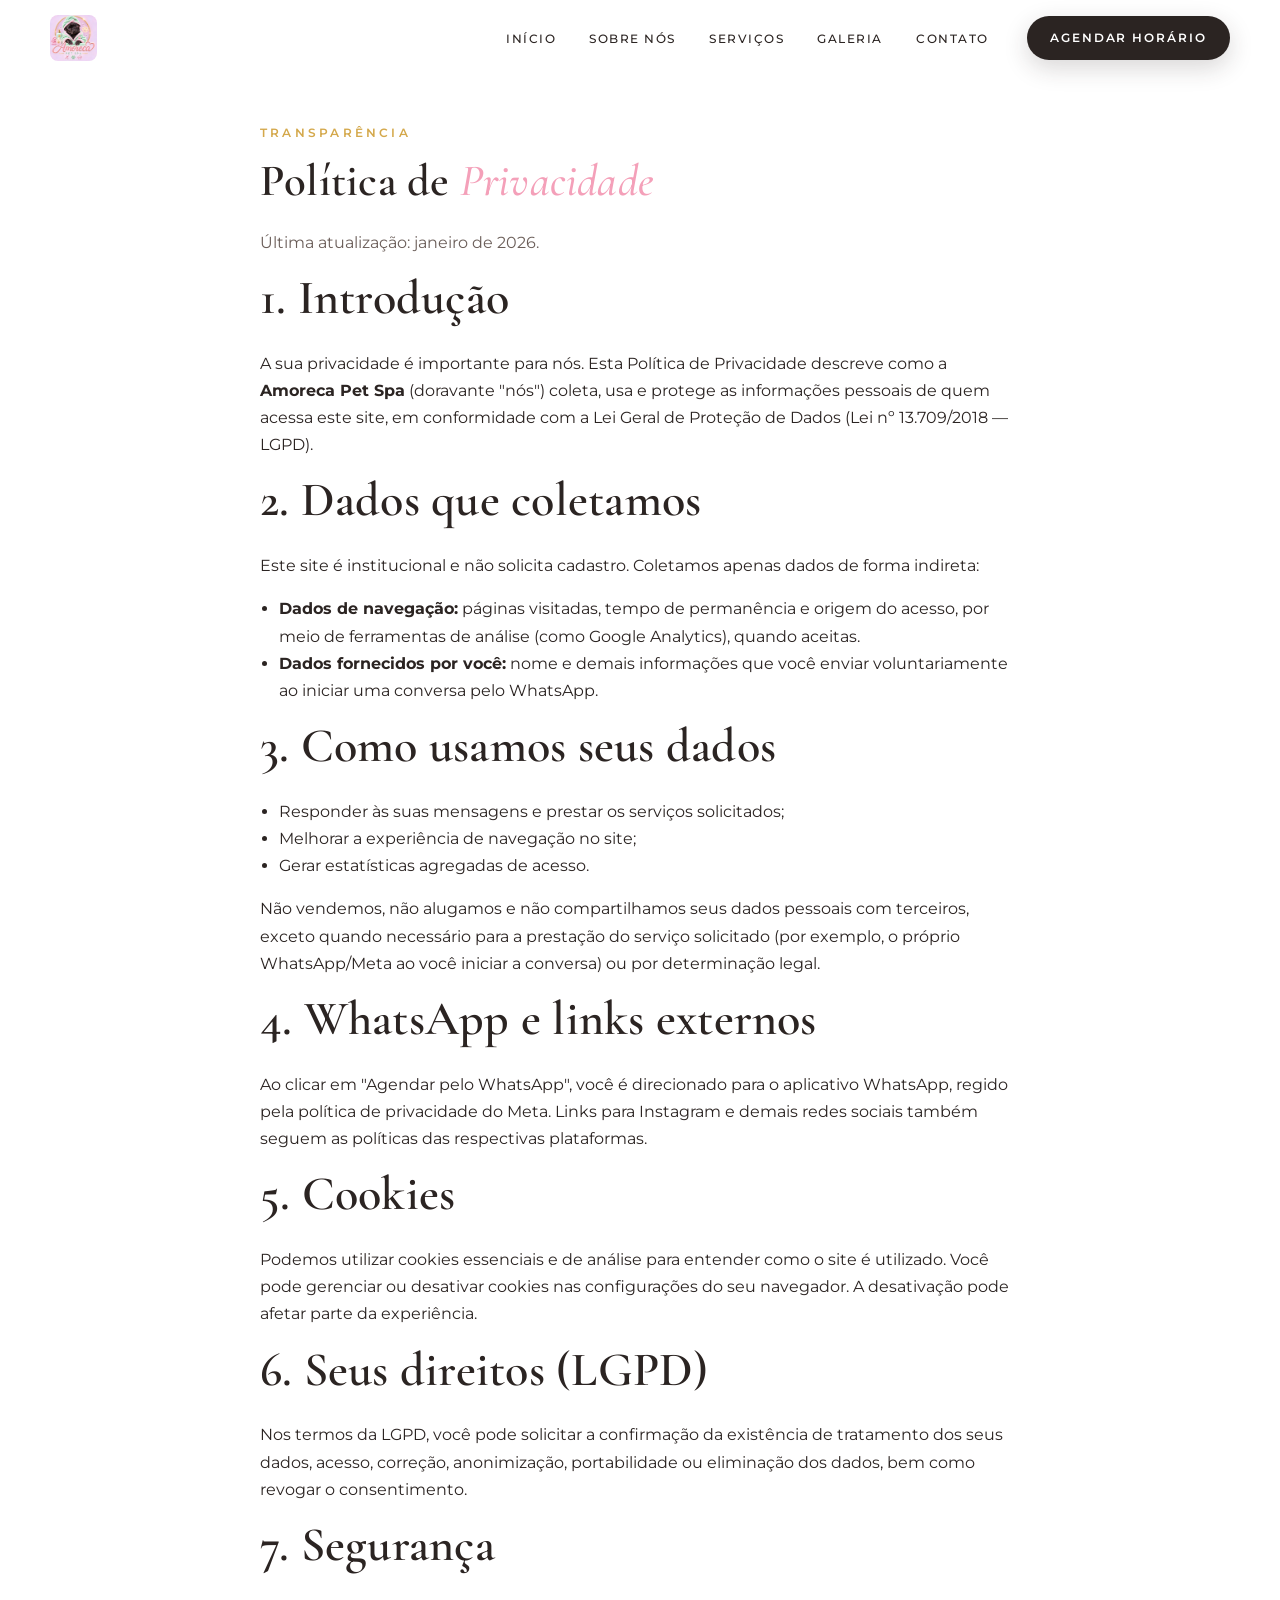
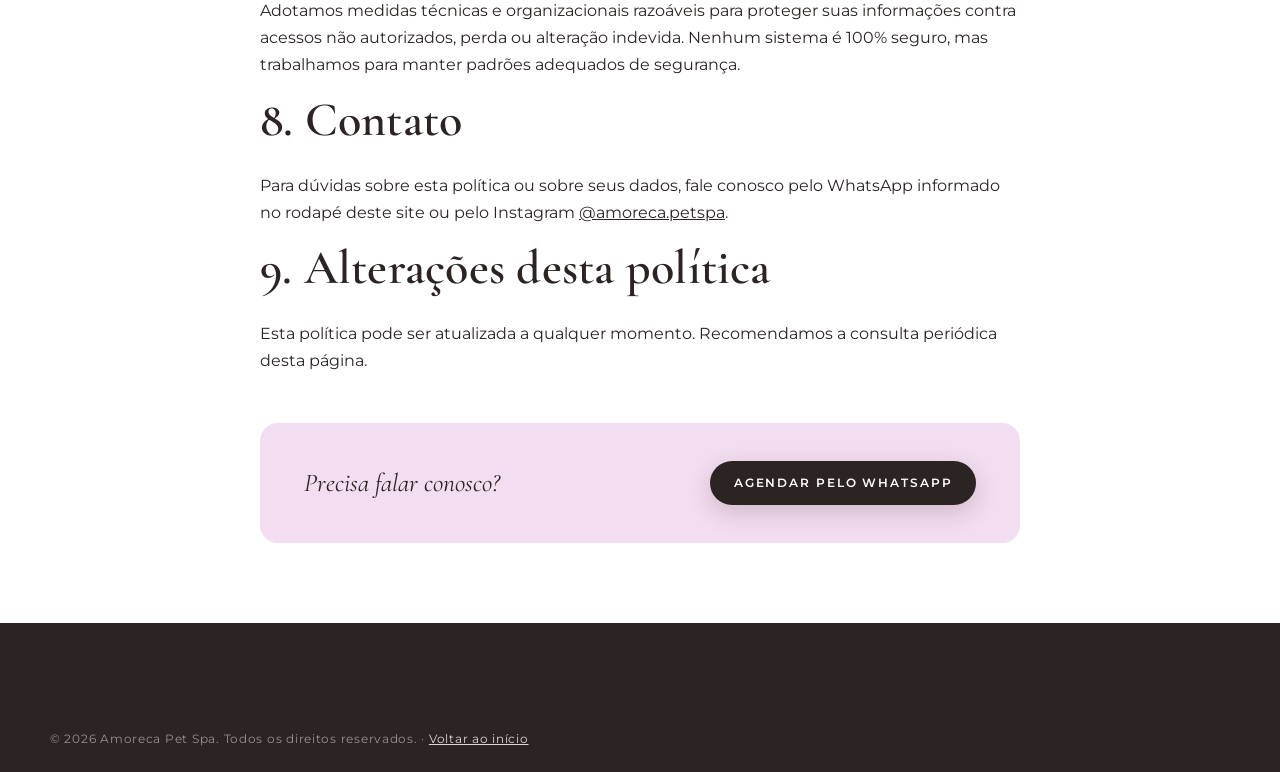
<file: privacidade.html>
<!DOCTYPE html>
<html lang="pt-BR">
<head>
  <meta charset="UTF-8">
  <meta name="viewport" content="width=device-width, initial-scale=1.0">
  <title>Política de Privacidade | Amoreca Pet Spa</title>
  <meta name="description" content="Política de privacidade e tratamento de dados pessoais da Amoreca Pet Spa.">
  <link rel="canonical" href="https://adonayiamkt-design.github.io/amoreca-pet-spa/privacidade.html">
  <meta name="robots" content="index, follow">
  <meta name="theme-color" content="#FBF7F2">
  <link rel="icon" type="image/svg+xml" href="img/favicon.svg">
  <link rel="preconnect" href="https://fonts.googleapis.com">
  <link rel="preconnect" href="https://fonts.gstatic.com" crossorigin>
  <link href="https://fonts.googleapis.com/css2?family=Cormorant+Garamond:ital,wght@0,500;0,600;0,700;1,500;1,600&family=Montserrat:wght@400;500;600&display=swap" rel="stylesheet">
  <link rel="stylesheet" href="css/style.css?v=11">
</head>
<body>

  <a class="skip-link" href="#conteudo">Pular para o conteúdo</a>

  <header class="header is-scrolled" id="topo">
    <div class="container header__inner">
      <a class="header__logo" href="index.html" aria-label="Amoreca Pet Spa — página inicial">
        <img src="img/logo-oficial.jpg" alt="Amoreca Pet Spa" width="47" height="46">
      </a>
      <nav class="nav" aria-label="Navegação principal">
        <ul class="nav__list">
          <li><a href="index.html#inicio">Início</a></li>
          <li><a href="index.html#sobre">Sobre nós</a></li>
          <li><a href="index.html#servicos">Serviços</a></li>
          <li><a href="index.html#galeria">Galeria</a></li>
          <li><a href="index.html#contato">Contato</a></li>
        </ul>
        <a class="btn btn--primary nav__cta" href="https://wa.me/5517988415954?text=Ol%C3%A1!%20Gostaria%20de%20agendar%20um%20hor%C3%A1rio%20para%20meu%20pet.%20Poderiam%20me%20passar%20as%20informa%C3%A7%C3%B5es%3F" data-wa data-track="whatsapp_header">Agendar horário</a>
      </nav>
    </div>
  </header>

  <main id="conteudo" style="padding-top: calc(var(--header-h) + 48px); padding-bottom: 80px;">
    <article class="container" style="max-width: 760px;">
      <p class="eyebrow">Transparência</p>
      <h1 style="font-size: clamp(2rem, 4vw, 2.8rem);">Política de <em>Privacidade</em></h1>
      <p style="color: var(--texto-suave);">Última atualização: <time datetime="2026-01-01">janeiro de 2026</time>.</p>

      <h2>1. Introdução</h2>
      <p>A sua privacidade é importante para nós. Esta Política de Privacidade descreve como a <strong>Amoreca Pet Spa</strong> (doravante "nós") coleta, usa e protege as informações pessoais de quem acessa este site, em conformidade com a Lei Geral de Proteção de Dados (Lei nº 13.709/2018 — LGPD).</p>

      <h2>2. Dados que coletamos</h2>
      <p>Este site é institucional e não solicita cadastro. Coletamos apenas dados de forma indireta:</p>
      <ul style="padding-left: 1.2em; list-style: disc; margin-bottom: 1em;">
        <li><strong>Dados de navegação:</strong> páginas visitadas, tempo de permanência e origem do acesso, por meio de ferramentas de análise (como Google Analytics), quando aceitas.</li>
        <li><strong>Dados fornecidos por você:</strong> nome e demais informações que você enviar voluntariamente ao iniciar uma conversa pelo WhatsApp.</li>
      </ul>

      <h2>3. Como usamos seus dados</h2>
      <ul style="padding-left: 1.2em; list-style: disc; margin-bottom: 1em;">
        <li>Responder às suas mensagens e prestar os serviços solicitados;</li>
        <li>Melhorar a experiência de navegação no site;</li>
        <li>Gerar estatísticas agregadas de acesso.</li>
      </ul>
      <p>Não vendemos, não alugamos e não compartilhamos seus dados pessoais com terceiros, exceto quando necessário para a prestação do serviço solicitado (por exemplo, o próprio WhatsApp/Meta ao você iniciar a conversa) ou por determinação legal.</p>

      <h2>4. WhatsApp e links externos</h2>
      <p>Ao clicar em "Agendar pelo WhatsApp", você é direcionado para o aplicativo WhatsApp, regido pela política de privacidade do Meta. Links para Instagram e demais redes sociais também seguem as políticas das respectivas plataformas.</p>

      <h2>5. Cookies</h2>
      <p>Podemos utilizar cookies essenciais e de análise para entender como o site é utilizado. Você pode gerenciar ou desativar cookies nas configurações do seu navegador. A desativação pode afetar parte da experiência.</p>

      <h2>6. Seus direitos (LGPD)</h2>
      <p>Nos termos da LGPD, você pode solicitar a confirmação da existência de tratamento dos seus dados, acesso, correção, anonimização, portabilidade ou eliminação dos dados, bem como revogar o consentimento.</p>

      <h2>7. Segurança</h2>
      <p>Adotamos medidas técnicas e organizacionais razoáveis para proteger suas informações contra acessos não autorizados, perda ou alteração indevida. Nenhum sistema é 100% seguro, mas trabalhamos para manter padrões adequados de segurança.</p>

      <h2>8. Contato</h2>
      <p>Para dúvidas sobre esta política ou sobre seus dados, fale conosco pelo WhatsApp informado no rodapé deste site ou pelo Instagram <a href="https://www.instagram.com/amoreca.petspa" target="_blank" rel="noopener noreferrer">@amoreca.petspa</a>.</p>

      <h2>9. Alterações desta política</h2>
      <p>Esta política pode ser atualizada a qualquer momento. Recomendamos a consulta periódica desta página.</p>

      <div class="band-cta" style="margin-top: 48px;">
        <p>Precisa falar conosco?</p>
        <a class="btn btn--primary" href="https://wa.me/5517988415954?text=Ol%C3%A1!%20Gostaria%20de%20agendar%20um%20hor%C3%A1rio%20para%20meu%20pet.%20Poderiam%20me%20passar%20as%20informa%C3%A7%C3%B5es%3F" data-wa data-track="whatsapp_privacidade">Agendar pelo WhatsApp</a>
      </div>
    </article>
  </main>

  <footer class="footer" id="contato">
    <div class="container footer__bottom" style="border-top: none;">
      <p>&copy; <span id="ano">2026</span> Amoreca Pet Spa. Todos os direitos reservados. &middot; <a href="index.html" style="text-decoration: underline;">Voltar ao início</a></p>
    </div>
  </footer>

  <script src="js/config.js?v=11"></script>
  <script src="js/main.js?v=11"></script>
</body>
</html>
</file>
<file: css/style.css>
/* ============================================================
   AMORECA PET SPA — Design System
   Tipografia editorial · paleta suave · minimalismo sofisticado
   ============================================================ */

/* ---------- Tokens ------------------------------------------ */
:root {
  /* Paleta */
  --rosa-chiclete: #F4A0B9;
  --rosa-claro: #F9C6D6;
  --verde-menta: #A8E6CF;
  --verde-escuro: #2f6b52;
  --lilas-claro: #E8D5F2;
  --rosa-lavanda: #F3DDF0;
  --dourado: #D4A84B;
  --preto-suave: #2B2422;
  --branco-perolado: #FFFFFF;

  /* Tons derivados (fundos) */
  --creme: #FBF7F2;
  --creme-2: #F6EFE7;
  --rosa-antigo: #F6DCE3;
  --verde-salvia: #DEEDE4;
  --texto: #2B2422;
  --texto-suave: #6B5E59;
  --linha: rgba(43, 36, 34, 0.12);

  /* Tipografia */
  --fonte-titulo: "Cormorant Garamond", Georgia, serif;
  --fonte-texto: "Montserrat", "Helvetica Neue", Arial, sans-serif;

  /* Medidas */
  --largura: 1180px;
  --raio: 18px;
  --raio-img: 22px;
  --header-h: 76px;
  --sombra: 0 14px 40px rgba(43, 36, 34, 0.08);
  --sombra-suave: 0 6px 22px rgba(43, 36, 34, 0.06);
  --transicao: 0.35s cubic-bezier(0.22, 0.61, 0.36, 1);
}

/* ---------- Reset ------------------------------------------- */
*, *::before, *::after { box-sizing: border-box; }

html { scroll-behavior: smooth; }

body {
  margin: 0;
  font-family: var(--fonte-texto);
  font-size: 16px;
  line-height: 1.7;
  color: var(--texto);
  background: var(--branco-perolado);
  -webkit-font-smoothing: antialiased;
  text-rendering: optimizeLegibility;
}

img { max-width: 100%; height: auto; display: block; }

h1, h2, h3 {
  font-family: var(--fonte-titulo);
  font-weight: 600;
  line-height: 1.12;
  margin: 0 0 0.5em;
  letter-spacing: 0.005em;
}

h1 { font-size: clamp(2.4rem, 5vw, 3.9rem); }
h2 { font-size: clamp(2rem, 3.8vw, 3rem); }
h3 { font-size: 1.45rem; }

h1 em, h2 em, h3 em {
  font-style: italic;
  font-weight: 500;
  color: var(--rosa-chiclete);
}

p { margin: 0 0 1em; }

a { color: inherit; }

ul { margin: 0; padding: 0; list-style: none; }

address { font-style: normal; }

::selection { background: var(--rosa-claro); color: var(--preto-suave); }

:focus-visible {
  outline: 2px solid var(--dourado);
  outline-offset: 3px;
  border-radius: 4px;
}

.container {
  width: min(var(--largura), calc(100% - 48px));
  margin-inline: auto;
}

.skip-link {
  position: absolute;
  top: -60px;
  left: 16px;
  z-index: 200;
  background: var(--preto-suave);
  color: var(--branco-perolado);
  padding: 10px 18px;
  border-radius: 0 0 8px 8px;
  font-size: 0.85rem;
  text-decoration: none;
  transition: top 0.2s;
}
.skip-link:focus { top: 0; }

/* ---------- Sobrescrita de seções --------------------------- */
.section { padding: clamp(72px, 9vw, 118px) 0; }

.section__head {
  max-width: 640px;
  margin: 0 auto clamp(40px, 5vw, 64px);
  text-align: center;
}

.section__lead {
  color: var(--texto-suave);
  font-size: 1rem;
}

.eyebrow {
  font-size: 0.72rem;
  font-weight: 600;
  letter-spacing: 0.28em;
  text-transform: uppercase;
  color: var(--dourado);
  margin-bottom: 1.1em;
}

/* ---------- Botões (pequenos e elegantes) -------------------- */
.btn {
  display: inline-flex;
  align-items: center;
  gap: 0.6em;
  font-family: var(--fonte-texto);
  font-size: 0.74rem;
  font-weight: 600;
  letter-spacing: 0.16em;
  text-transform: uppercase;
  text-decoration: none;
  padding: 0.95em 1.9em;
  border-radius: 999px;
  border: 1px solid transparent;
  cursor: pointer;
  transition: transform var(--transicao), box-shadow var(--transicao),
              background-color var(--transicao), color var(--transicao),
              border-color var(--transicao);
}

.btn__icon { width: 15px; height: 15px; flex-shrink: 0; }

.btn--primary {
  background: var(--preto-suave);
  color: var(--branco-perolado);
  box-shadow: 0 8px 24px rgba(43, 36, 34, 0.18);
}
.btn--primary:hover {
  background: #453a36;
  transform: translateY(-2px);
  box-shadow: 0 12px 30px rgba(43, 36, 34, 0.24);
}

.btn--ghost {
  background: transparent;
  color: var(--preto-suave);
  border-color: rgba(43, 36, 34, 0.35);
}
.btn--ghost:hover {
  background: var(--preto-suave);
  color: var(--branco-perolado);
  border-color: var(--preto-suave);
  transform: translateY(-2px);
}

.btn--small { padding: 0.75em 1.5em; font-size: 0.68rem; }

.btn:active { transform: translateY(0); }

/* ---------- Header fixo ------------------------------------- */
.header {
  position: fixed;
  inset: 0 0 auto 0;
  z-index: 100;
  background: transparent;
  transition: background-color var(--transicao), box-shadow var(--transicao);
}

.header.is-scrolled {
  background: var(--creme);
  box-shadow: 0 1px 0 var(--linha), 0 8px 28px rgba(43, 36, 34, 0.06);
}

.header__inner {
  display: flex;
  align-items: center;
  justify-content: space-between;
  gap: 24px;
  min-height: var(--header-h);
  transition: min-height var(--transicao);
}
.header.is-scrolled .header__inner { min-height: 64px; }

.header__logo img {
  height: 46px;
  width: auto;
  border-radius: 8px;
  transition: height var(--transicao);
}
.header.is-scrolled .header__logo img { height: 40px; }

.nav { display: flex; align-items: center; gap: clamp(18px, 3vw, 38px); }

.nav__list {
  display: flex;
  align-items: center;
  gap: clamp(16px, 2.6vw, 34px);
}

.nav__list a {
  font-size: 0.78rem;
  font-weight: 500;
  letter-spacing: 0.12em;
  text-transform: uppercase;
  text-decoration: none;
  color: var(--texto);
  position: relative;
  padding: 6px 0;
  transition: color var(--transicao);
}
.nav__list a::after {
  content: "";
  position: absolute;
  left: 0; bottom: 0;
  width: 100%;
  height: 1px;
  background: var(--rosa-chiclete);
  transform: scaleX(0);
  transform-origin: left;
  transition: transform var(--transicao);
}
.nav__list a:hover { color: var(--rosa-chiclete); }
.nav__list a:hover::after { transform: scaleX(1); }

/* Botão hambúrguer (mobile) */
.nav__toggle {
  display: none;
  flex-direction: column;
  justify-content: center;
  gap: 7px;
  width: 44px;
  height: 44px;
  padding: 10px;
  background: transparent;
  border: 1px solid var(--linha);
  border-radius: 50%;
  cursor: pointer;
  transition: border-color var(--transicao);
}
.nav__toggle:hover { border-color: var(--rosa-chiclete); }

.nav__toggle-bar {
  display: block;
  width: 100%;
  height: 1.5px;
  background: var(--preto-suave);
  border-radius: 2px;
  transition: transform var(--transicao), opacity var(--transicao);
}
.nav__toggle[aria-expanded="true"] .nav__toggle-bar:first-child {
  transform: translateY(4.25px) rotate(45deg);
}
.nav__toggle[aria-expanded="true"] .nav__toggle-bar:last-child {
  transform: translateY(-4.25px) rotate(-45deg);
}

.nav__overlay {
  position: fixed;
  inset: 0;
  background: rgba(43, 36, 34, 0.35);
  opacity: 0;
  transition: opacity 0.4s;
  z-index: -1;
}
.nav__overlay.is-visible { opacity: 1; }

/* ---------- Hero (fundo rosa antigo) ------------------------ */
.hero {
  background: var(--rosa-antigo);
  padding-top: calc(var(--header-h) + clamp(40px, 6vw, 84px));
  padding-bottom: clamp(64px, 8vw, 110px);
  overflow: hidden;
  position: relative;
}

.hero__grid {
  display: grid;
  grid-template-columns: 1.05fr 0.95fr;
  gap: clamp(36px, 5vw, 72px);
  align-items: center;
}

.hero__lead {
  font-size: clamp(0.98rem, 1.4vw, 1.08rem);
  color: var(--texto-suave);
  max-width: 30em;
  margin-bottom: 2em;
}

.hero__actions {
  display: flex;
  flex-wrap: wrap;
  gap: 14px;
  margin-bottom: 2.4em;
}

.hero__meta {
  display: flex;
  flex-wrap: wrap;
  gap: 10px 28px;
  font-size: 0.74rem;
  letter-spacing: 0.1em;
  text-transform: uppercase;
  color: var(--texto-suave);
}
.hero__meta li { display: flex; align-items: center; gap: 9px; }
.hero__meta li::before {
  content: "";
  width: 5px; height: 5px;
  border-radius: 50%;
  background: var(--dourado);
  flex-shrink: 0;
}

/* Composição assimétrica do hero */
.hero__media { position: relative; }
.hero__media::before {
  content: "";
  position: absolute;
  inset: auto auto -26px -26px;
  width: 46%;
  aspect-ratio: 1;
  background: var(--rosa-lavanda);
  border-radius: var(--raio-img);
  z-index: 0;
}
.hero__media .photo { position: relative; z-index: 1; }

/* Legenda sob a foto principal (groomer) */
.hero__figure { margin: 0; position: relative; z-index: 1; }
.hero__credit {
  margin: 14px 0 0;
  text-align: center;
  font-family: var(--fonte-titulo);
  font-style: italic;
  font-size: clamp(1.05rem, 1.6vw, 1.3rem);
  color: var(--texto-suave);
  letter-spacing: 0.02em;
}

/* ---------- Fotos ------------------------------------------- */
.photo {
  margin: 0;
  position: relative;
  border-radius: var(--raio-img);
  overflow: hidden;
  background: var(--ph, var(--creme-2));
  box-shadow: var(--sombra);
  aspect-ratio: 4 / 5;
}

.photo img {
  position: relative;
  z-index: 1;
  width: 100%;
  height: 100%;
  /* contain: a foto aparece inteira, sem cortes — o fundo vira moldura */
  object-fit: contain;
  background: var(--ph, var(--creme-2));
}

.photo--sq { aspect-ratio: 1; }
.photo--hero { aspect-ratio: 4 / 5; }

/* ---------- Seção 3 — Apresentação -------------------------- */
.sobre { background: var(--creme); }

.sobre__grid {
  display: grid;
  grid-template-columns: 0.9fr 1.1fr;
  gap: clamp(36px, 6vw, 84px);
  align-items: center;
}

.sobre__text p { color: var(--texto-suave); max-width: 34em; }

.diferenciais {
  margin: 1.8em 0 2.2em;
  display: grid;
  gap: 12px;
}
.diferenciais li {
  display: flex;
  align-items: baseline;
  gap: 14px;
  font-size: 0.92rem;
  font-weight: 500;
}
.diferenciais li::before {
  content: "";
  width: 18px;
  height: 1px;
  background: var(--dourado);
  flex-shrink: 0;
  transform: translateY(-4px);
}

/* ---------- Seção 4 — Serviços ------------------------------ */
.servicos { background: var(--branco-perolado); }

.servicos__grid {
  display: grid;
  grid-template-columns: repeat(4, 1fr);
  gap: clamp(18px, 2.4vw, 28px);
}

.card {
  background: var(--creme);
  border-radius: var(--raio);
  overflow: hidden;
  display: flex;
  flex-direction: column;
  transition: transform var(--transicao), box-shadow var(--transicao);
}
.card:hover {
  transform: translateY(-6px);
  box-shadow: var(--sombra);
}

.card__photo {
  border-radius: 0;
  box-shadow: none;
  aspect-ratio: 4 / 3;
}
.card__photo .photo__hint { font-size: 1rem; margin: 8px; }

.card__body {
  padding: 24px 22px 26px;
  display: flex;
  flex-direction: column;
  flex: 1;
  gap: 4px;
}
.card__body h3 { margin-bottom: 0.3em; }
.card__body p {
  font-size: 0.88rem;
  color: var(--texto-suave);
  flex: 1;
  margin-bottom: 1.4em;
}
.card__body .btn { align-self: flex-start; }

.band-cta {
  margin-top: clamp(44px, 6vw, 68px);
  padding: clamp(26px, 4vw, 38px) clamp(22px, 4vw, 44px);
  background: var(--rosa-lavanda);
  border-radius: var(--raio);
  display: flex;
  flex-wrap: wrap;
  align-items: center;
  justify-content: space-between;
  gap: 18px;
}
.band-cta p {
  margin: 0;
  font-family: var(--fonte-titulo);
  font-size: clamp(1.25rem, 2.2vw, 1.6rem);
  font-style: italic;
}

/* ---------- Seção 5 — Prova social (verde sálvia) ----------- */
.prova { background: var(--verde-salvia); }

.prova__pets {
  display: grid;
  grid-template-columns: repeat(3, 1fr);
  gap: clamp(16px, 2.4vw, 26px);
  margin-bottom: clamp(40px, 5vw, 60px);
}
.prova__pets .photo { aspect-ratio: 1; }

.depoimentos {
  display: grid;
  grid-template-columns: repeat(3, 1fr);
  gap: clamp(18px, 2.6vw, 30px);
}

.depoimento {
  margin: 0;
  background: rgba(255, 255, 255, 0.72);
  backdrop-filter: blur(4px);
  border-radius: var(--raio);
  padding: clamp(24px, 3vw, 34px);
  display: flex;
  flex-direction: column;
  gap: 14px;
  box-shadow: var(--sombra-suave);
  transition: transform var(--transicao), box-shadow var(--transicao);
}
.depoimento:hover {
  transform: translateY(-4px);
  box-shadow: var(--sombra);
}

.estrelas { color: var(--dourado); font-size: 0.95rem; letter-spacing: 0.2em; }

.depoimento p {
  font-family: var(--fonte-titulo);
  font-size: clamp(1.12rem, 1.8vw, 1.3rem);
  font-style: italic;
  line-height: 1.5;
  margin: 0;
  flex: 1;
}

.depoimento footer {
  font-size: 0.76rem;
  font-weight: 600;
  letter-spacing: 0.1em;
  text-transform: uppercase;
  color: var(--texto-suave);
}

.prova__cta { text-align: center; margin-top: clamp(38px, 5vw, 56px); }

/* ---------- Seção 6 — Nossa experiência --------------------- */
.experiencia { background: var(--branco-perolado); }

.experiencia__grid {
  display: grid;
  grid-template-columns: 1fr 1fr;
  gap: clamp(36px, 6vw, 84px);
  align-items: center;
}

.experiencia__text p { color: var(--texto-suave); max-width: 34em; }
.experiencia__text .btn { margin-top: 0.8em; }

/* ---------- Seção 7 — Galeria (grade editorial) ------------- */
.galeria { background: var(--creme); }

/* Grade em flex com justify-content:center: a última linha incompleta
   fica centralizada e nenhuma foto é cortada (todas 1:1).
   3 por linha no PC/tablet, 2 por linha no celular. */
.galeria__grid {
  --gal-gap: clamp(14px, 2vw, 22px);
  display: flex;
  flex-wrap: wrap;
  justify-content: center;
  gap: var(--gal-gap);
}

.gal {
  margin: 0;
  cursor: zoom-in;
  flex: 0 0 calc((100% - 2 * var(--gal-gap)) / 3);
  aspect-ratio: 1;
}

.gal--clicavel::after {
  content: "";
  position: absolute;
  inset: 0;
  background: linear-gradient(to top, rgba(43, 36, 34, 0.28), transparent 45%);
  opacity: 0;
  transition: opacity var(--transicao);
  pointer-events: none;
}
.gal--clicavel:hover::after { opacity: 1; }

/* ---------- Seção 8 — CTA final (rosa antigo) -------------- */
.cta-final {
  background: var(--rosa-antigo);
  padding: clamp(76px, 10vw, 128px) 0;
  text-align: center;
}

.cta-final__inner { max-width: 640px; }
.cta-final p:not(.eyebrow) {
  color: var(--texto-suave);
  margin-bottom: 2em;
}

/* ---------- Seção 9 — Footer -------------------------------- */
.footer {
  background: var(--preto-suave);
  color: rgba(255, 255, 255, 0.82);
  padding: clamp(56px, 7vw, 84px) 0 0;
}

.footer__grid {
  display: grid;
  grid-template-columns: 1.3fr 1fr 1fr 1fr;
  gap: clamp(30px, 4vw, 52px);
  padding-bottom: clamp(40px, 5vw, 58px);
}

.footer__logo {
  width: 132px;
  height: auto;
  border-radius: 12px;
  margin-bottom: 18px;
}

.footer__slogan {
  font-family: var(--fonte-titulo);
  font-style: italic;
  font-size: 1.1rem;
  line-height: 1.55;
  color: var(--rosa-claro);
  margin: 0;
}

.footer h3 {
  font-family: var(--fonte-texto);
  font-size: 0.74rem;
  font-weight: 600;
  letter-spacing: 0.2em;
  text-transform: uppercase;
  color: var(--dourado);
  margin-bottom: 1.4em;
}

.footer address,
.footer__horarios li,
.footer__nav li {
  font-size: 0.9rem;
  line-height: 2.15;
}

.footer a {
  color: rgba(255, 255, 255, 0.82);
  text-decoration: none;
  transition: color var(--transicao);
}
.footer a:hover { color: var(--rosa-chiclete); }

.footer__bottom {
  border-top: 1px solid rgba(255, 255, 255, 0.12);
  padding: 22px 0;
  font-size: 0.76rem;
  letter-spacing: 0.06em;
  color: rgba(255, 255, 255, 0.5);
}
.footer__bottom p { margin: 0; }

/* ---------- Botão flutuante WhatsApp ------------------------ */
.float-wa {
  position: fixed;
  right: 22px;
  bottom: 22px;
  z-index: 90;
  width: 56px;
  height: 56px;
  display: flex;
  align-items: center;
  justify-content: center;
  border-radius: 50%;
  background: var(--preto-suave);
  color: var(--branco-perolado);
  box-shadow: 0 10px 30px rgba(43, 36, 34, 0.3);
  transition: transform var(--transicao), background-color var(--transicao);
}
.float-wa svg { width: 27px; height: 27px; }
.float-wa:hover {
  transform: translateY(-4px) scale(1.05);
  background: #453a36;
}

/* ---------- Lightbox (F03) ---------------------------------- */
.lightbox {
  position: fixed;
  inset: 0;
  z-index: 150;
  background: rgba(43, 36, 34, 0.94);
  display: flex;
  align-items: center;
  justify-content: center;
  padding: 64px 76px;
  opacity: 0;
  visibility: hidden;
  pointer-events: none;
  transition: opacity 0.3s, visibility 0.3s;
}
.lightbox.is-open { opacity: 1; visibility: visible; pointer-events: auto; }

.lightbox__figure {
  margin: 0;
  max-width: min(1000px, 100%);
  max-height: 100%;
  display: flex;
  flex-direction: column;
  align-items: center;
  gap: 16px;
}

.lightbox__img {
  max-width: 100%;
  max-height: 76vh;
  object-fit: contain;
  border-radius: 14px;
  box-shadow: 0 30px 80px rgba(0, 0, 0, 0.5);
}

.lightbox__caption {
  font-family: var(--fonte-titulo);
  font-style: italic;
  font-size: 1.1rem;
  color: var(--rosa-claro);
  text-align: center;
}

.lightbox__btn {
  position: absolute;
  background: transparent;
  border: 1px solid rgba(255, 255, 255, 0.3);
  border-radius: 50%;
  width: 48px;
  height: 48px;
  color: #fff;
  cursor: pointer;
  display: flex;
  align-items: center;
  justify-content: center;
  transition: background-color var(--transicao), border-color var(--transicao);
}
.lightbox__btn:hover { background: rgba(255, 255, 255, 0.14); border-color: #fff; }
.lightbox__btn svg { width: 22px; height: 22px; }

.lightbox__close { top: 22px; right: 22px; }
.lightbox__prev { left: 22px; top: 50%; transform: translateY(-50%); }
.lightbox__next { right: 22px; top: 50%; transform: translateY(-50%); }

.lightbox__count {
  position: absolute;
  bottom: 22px;
  left: 50%;
  transform: translateX(-50%);
  font-size: 0.76rem;
  letter-spacing: 0.2em;
  color: rgba(255, 255, 255, 0.6);
}

body.lightbox-open,
body.nav-open { overflow: hidden; }

/* ---------- Animação de entrada (reveal) -------------------- */
.reveal {
  opacity: 0;
  transform: translateY(26px);
  transition: opacity 0.8s ease, transform 0.8s cubic-bezier(0.22, 0.61, 0.36, 1);
}
.reveal.is-visible { opacity: 1; transform: none; }

/* ---------- Seção 4 — Serviços e valores ------------------- */
.visually-hidden {
  position: absolute;
  width: 1px;
  height: 1px;
  padding: 0;
  margin: -1px;
  overflow: hidden;
  clip: rect(0 0 0 0);
  white-space: nowrap;
  border: 0;
}

.valores__lista {
  display: grid;
  gap: clamp(52px, 7vw, 92px);
}

.valor-bloco {
  display: grid;
  grid-template-columns: minmax(0, 0.82fr) minmax(0, 1.18fr);
  gap: clamp(26px, 4vw, 58px);
  align-items: start;
}
.valor-bloco:nth-child(even) {
  grid-template-columns: minmax(0, 1.18fr) minmax(0, 0.82fr);
}
.valor-bloco:nth-child(even) .valor-bloco__photo { order: 2; }

/* Bloco sem foto: tabela em largura total */
.valor-bloco.valor-bloco--full { grid-template-columns: minmax(0, 1fr); }
.valor-bloco--full .valor-bloco__body > p { max-width: 76ch; }
.valor-bloco--full .tabela { min-width: 560px; }

.valor-bloco__photo {
  aspect-ratio: 4 / 5;
  align-self: start;
  position: sticky;
  top: calc(var(--header-h) + 24px);
}

/* Bloco com mais de uma foto (tosa higiênica + tosa na máquina) */
.valor-bloco__photos {
  aspect-ratio: auto; /* a altura vem das fotos, não de uma moldura fixa */
  display: grid;
  gap: clamp(14px, 1.6vw, 22px);
  margin: 0;
}
.valor-bloco__figure { margin: 0; display: grid; gap: 10px; }

.photo__caption {
  font-family: var(--fonte-titulo);
  font-style: italic;
  font-size: 1rem;
  text-align: center;
  color: var(--texto-suave);
  margin: 0;
}

.valor-bloco__body {
  min-width: 0; /* permite encolher: a tabela role para o lado em vez de estourar a página */
}

.valor-tag {
  display: inline-block;
  margin: 0 0 14px;
  padding: 6px 14px;
  border-radius: 999px;
  background: var(--verde-salvia);
  color: #2f6b52;
  font-size: 0.58rem;
  font-weight: 600;
  letter-spacing: 0.14em;
  text-transform: uppercase;
}

.valor-bloco__body h3 {
  font-family: var(--fonte-titulo);
  font-size: clamp(1.85rem, 3vw, 2.5rem);
  line-height: 1.05;
  margin-bottom: 0.35em;
}

.valor-bloco__body > p {
  font-size: 0.92rem;
  color: var(--texto-suave);
  max-width: 60ch;
  margin-bottom: 0;
}

.valor-sub {
  display: flex;
  align-items: center;
  flex-wrap: wrap;
  gap: 10px 12px;
  margin: 28px 0 14px;
}
.valor-sub::before {
  content: "";
  flex: 0 0 auto;
  width: 10px;
  height: 10px;
  border-radius: 50%;
  background: var(--rosa-chiclete);
  box-shadow: 0 0 0 4px var(--rosa-lavanda);
}
.valor-sub h4 {
  font-family: var(--fonte-titulo);
  font-size: 1.4rem;
  font-weight: 600;
  line-height: 1.1;
  margin: 0;
}

.valor-selo {
  margin-left: auto;
  padding: 5px 12px;
  border-radius: 999px;
  background: var(--verde-salvia);
  color: #2f6b52;
  font-size: 0.55rem;
  font-weight: 600;
  letter-spacing: 0.12em;
  text-transform: uppercase;
}

.tabela-wrap {
  background: #fff;
  border: 1px solid var(--linha);
  border-radius: 14px;
  overflow-x: auto;
  -webkit-overflow-scrolling: touch;
  max-width: 100%;
}

.tabela {
  width: 100%;
  min-width: 440px;
  border-collapse: collapse;
  font-size: 0.82rem;
}

.tabela thead th {
  background: var(--rosa-antigo);
  color: var(--preto-suave);
  font-size: 0.56rem;
  font-weight: 600;
  letter-spacing: 0.12em;
  text-transform: uppercase;
  text-align: left;
  padding: 13px 16px;
  white-space: nowrap;
}

.tabela thead th small {
  display: block;
  margin-top: 4px;
  font-size: 0.6rem;
  font-weight: 400;
  letter-spacing: 0;
  text-transform: none;
  line-height: 1.35;
  color: var(--texto-suave);
}

.tabela--larga { min-width: 540px; }
.tabela--larga thead th { white-space: normal; }

.tabela tbody th,
.tabela tbody td {
  padding: 13px 16px;
  border-top: 1px solid var(--linha);
  text-align: left;
  vertical-align: top;
  font-weight: 500;
  color: var(--texto);
}

.tabela tbody tr:nth-child(even) { background: #fdfbf9; }

.tabela th + th,
.tabela td + td { border-left: 1px solid var(--linha); }

.tabela .preco {
  color: var(--verde-escuro);
  font-weight: 600;
}

.tabela tbody th small {
  display: block;
  margin-top: 4px;
  font-size: 0.7rem;
  font-weight: 400;
  line-height: 1.45;
  color: var(--texto-suave);
}

.valor-nota {
  margin: 18px 0 0;
  padding: 14px 18px;
  border-left: 3px solid var(--dourado);
  border-radius: 0 12px 12px 0;
  background: var(--creme-2);
  font-size: 0.82rem;
  line-height: 1.55;
  color: var(--texto-suave);
}
.valor-nota strong { color: var(--preto-suave); }

.valor-obs {
  margin: 12px 0 0;
  font-size: 0.76rem;
  color: var(--texto-suave);
}

.valor-bloco__body .btn { margin-top: 22px; }

/* ---------- Responsividade ---------------------------------- */
@media (max-width: 1024px) {
  .servicos__grid { grid-template-columns: repeat(2, 1fr); }
  .footer__grid { grid-template-columns: 1fr 1fr; }
}

@media (max-width: 900px) {
  .hero__grid,
  .sobre__grid,
  .experiencia__grid { grid-template-columns: 1fr; }

  .hero__media { order: -1; max-width: 480px; }

  .sobre__media,
  .experiencia__media { max-width: 520px; }

  .depoimentos { grid-template-columns: 1fr; max-width: 560px; margin-inline: auto; }

  /* Valores: foto acima, texto e tabelas abaixo
     (nth-child(even) precisa ser reafirmado: tem especificidade maior
     que a regra base e mantinha blocos pares em 2 colunas no celular) */
  .valor-bloco,
  .valor-bloco:nth-child(even),
  .valor-bloco.valor-bloco--full { grid-template-columns: minmax(0, 1fr); }
  .valor-bloco:nth-child(even) .valor-bloco__photo { order: 0; }
  .valor-bloco__photo {
    position: static;
    max-width: 460px; /* foto inteira, sem corte, também no celular */
  }

  /* Menu vira painel lateral elegante */
  .nav__toggle { display: flex; }

  .nav {
    position: fixed;
    top: 0; right: 0;
    height: 100dvh;
    width: min(340px, 86vw);
    flex-direction: column;
    align-items: flex-start;
    justify-content: center;
    gap: 40px;
    background: var(--creme);
    padding: 48px 40px;
    box-shadow: -20px 0 60px rgba(43, 36, 34, 0.18);
    transform: translateX(105%);
    transition: transform 0.45s cubic-bezier(0.22, 0.61, 0.36, 1);
    z-index: 1;
  }
  .nav.is-open { transform: translateX(0); }

  .nav__list {
    flex-direction: column;
    align-items: flex-start;
    gap: 26px;
  }
  .nav__list a {
    font-family: var(--fonte-titulo);
    font-size: 1.5rem;
    text-transform: none;
    letter-spacing: 0.02em;
    opacity: 0;
    transform: translateX(18px);
    transition: opacity 0.4s ease, transform 0.4s ease;
  }
  .nav.is-open .nav__list a { opacity: 1; transform: none; }
  .nav.is-open .nav__list li:nth-child(1) a { transition-delay: 0.10s; }
  .nav.is-open .nav__list li:nth-child(2) a { transition-delay: 0.16s; }
  .nav.is-open .nav__list li:nth-child(3) a { transition-delay: 0.22s; }
  .nav.is-open .nav__list li:nth-child(4) a { transition-delay: 0.28s; }
  .nav.is-open .nav__list li:nth-child(5) a { transition-delay: 0.34s; }

  .nav__cta { opacity: 0; transform: translateX(18px); transition: opacity 0.4s ease 0.4s, transform 0.4s ease 0.4s; }
  .nav.is-open .nav__cta { opacity: 1; transform: none; }
}

@media (max-width: 640px) {
  .container { width: calc(100% - 36px); }

  .servicos__grid { grid-template-columns: 1fr; }

  .prova__pets { grid-template-columns: repeat(3, 1fr); gap: 10px; }

  /* Galeria: 2 fotos por linha, última linha centralizada */
  .gal { flex-basis: calc((100% - var(--gal-gap)) / 2); }

  .band-cta { flex-direction: column; align-items: flex-start; }

  /* Tabela de valores no celular */
  .tabela { min-width: 390px; font-size: 0.76rem; }
  .tabela thead th,
  .tabela tbody th,
  .tabela tbody td { padding: 11px 12px; }
  .valor-selo { margin-left: 0; }
  .valor-bloco__body .btn { width: 100%; justify-content: center; }

  .footer__grid { grid-template-columns: 1fr; }

  .lightbox { padding: 70px 16px; }
  .lightbox__prev { left: 10px; }
  .lightbox__next { right: 10px; }
  .lightbox__btn { width: 42px; height: 42px; }

  .float-wa { right: 16px; bottom: 16px; width: 52px; height: 52px; }

  .hero__actions .btn { width: 100%; justify-content: center; }
}

/* ---------- Acessibilidade: menos movimento ----------------- */
@media (prefers-reduced-motion: reduce) {
  html { scroll-behavior: auto; }
  *, *::before, *::after {
    animation-duration: 0.01ms !important;
    transition-duration: 0.01ms !important;
  }
  .reveal { opacity: 1; transform: none; }
}
</file>
